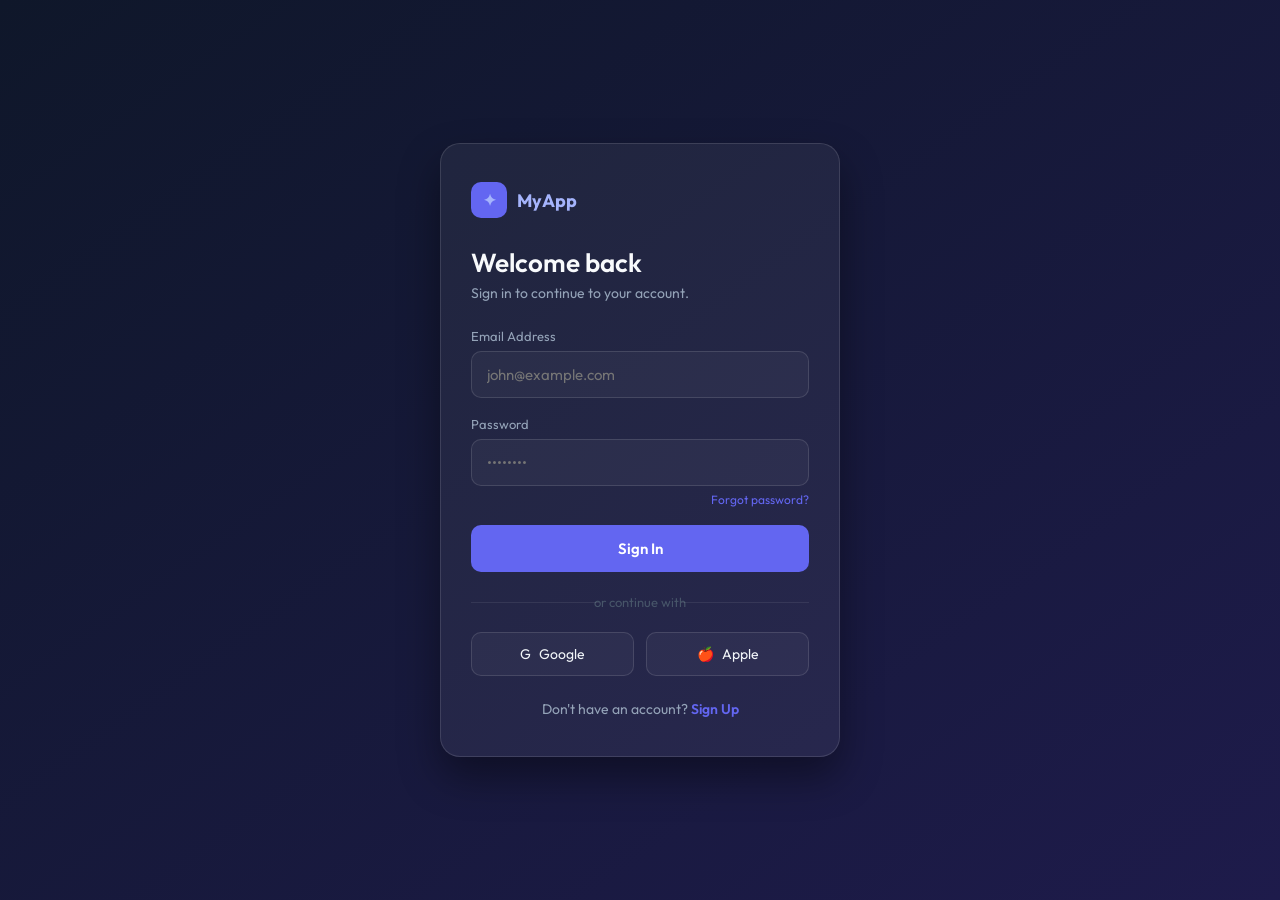
<file: Task1_SignupFlow/index.html>
<!DOCTYPE html>
<html lang="en">

<head>
    <meta charset="UTF-8">
    <meta name="viewport" content="width=device-width, initial-scale=1.0">
    <title>Sign In | CodSoft Task 1</title>
    <link rel="stylesheet" href="style.css">
    <link href="https://fonts.googleapis.com/css2?family=Outfit:wght@300;400;600&display=swap" rel="stylesheet">
</head>

<body>
    <div class="container">
        <div class="card">

            <!-- Logo / Brand -->
            <div class="brand">
                <div class="brand-icon">✦</div>
                <span>MyApp</span>
            </div>

            <header>
                <h1>Welcome back</h1>
                <p>Sign in to continue to your account.</p>
            </header>

            <form id="login-form">
                <div class="input-group">
                    <label for="email">Email Address</label>
                    <input type="email" id="email" placeholder="john@example.com">
                </div>
                <div class="input-group">
                    <label for="password">Password</label>
                    <input type="password" id="password" placeholder="••••••••">
                    <a href="#" class="forgot-link">Forgot password?</a>
                </div>

                <button type="submit" class="btn-primary">Sign In</button>
            </form>

            <div class="divider">
                <span>or continue with</span>
            </div>

            <!-- Social login buttons -->
            <div class="social-row">
                <button class="social-btn">
                    <span>G</span> Google
                </button>
                <button class="social-btn">
                    <span>🍎</span> Apple
                </button>
            </div>

            <p class="bottom-link">
                Don't have an account? <a href="signup.html">Sign Up</a>
            </p>

        </div>
    </div>

    <script>
        // Handle sign in form submission
        var form = document.getElementById('login-form');

        form.addEventListener('submit', function (e) {
            e.preventDefault();

            var email = document.getElementById('email').value;
            var password = document.getElementById('password').value;

            // Basic validation
            if (email === '' || password === '') {
                alert('Please fill in all fields.');
                return;
            }

            // Simulate login success — redirect to welcome page
            var btn = form.querySelector('.btn-primary');
            btn.innerText = 'Signing in...';
            btn.disabled = true;

            setTimeout(function () {
                window.location.href = 'welcome.html';
            }, 1500);
        });
    </script>
</body>

</html>
</file>
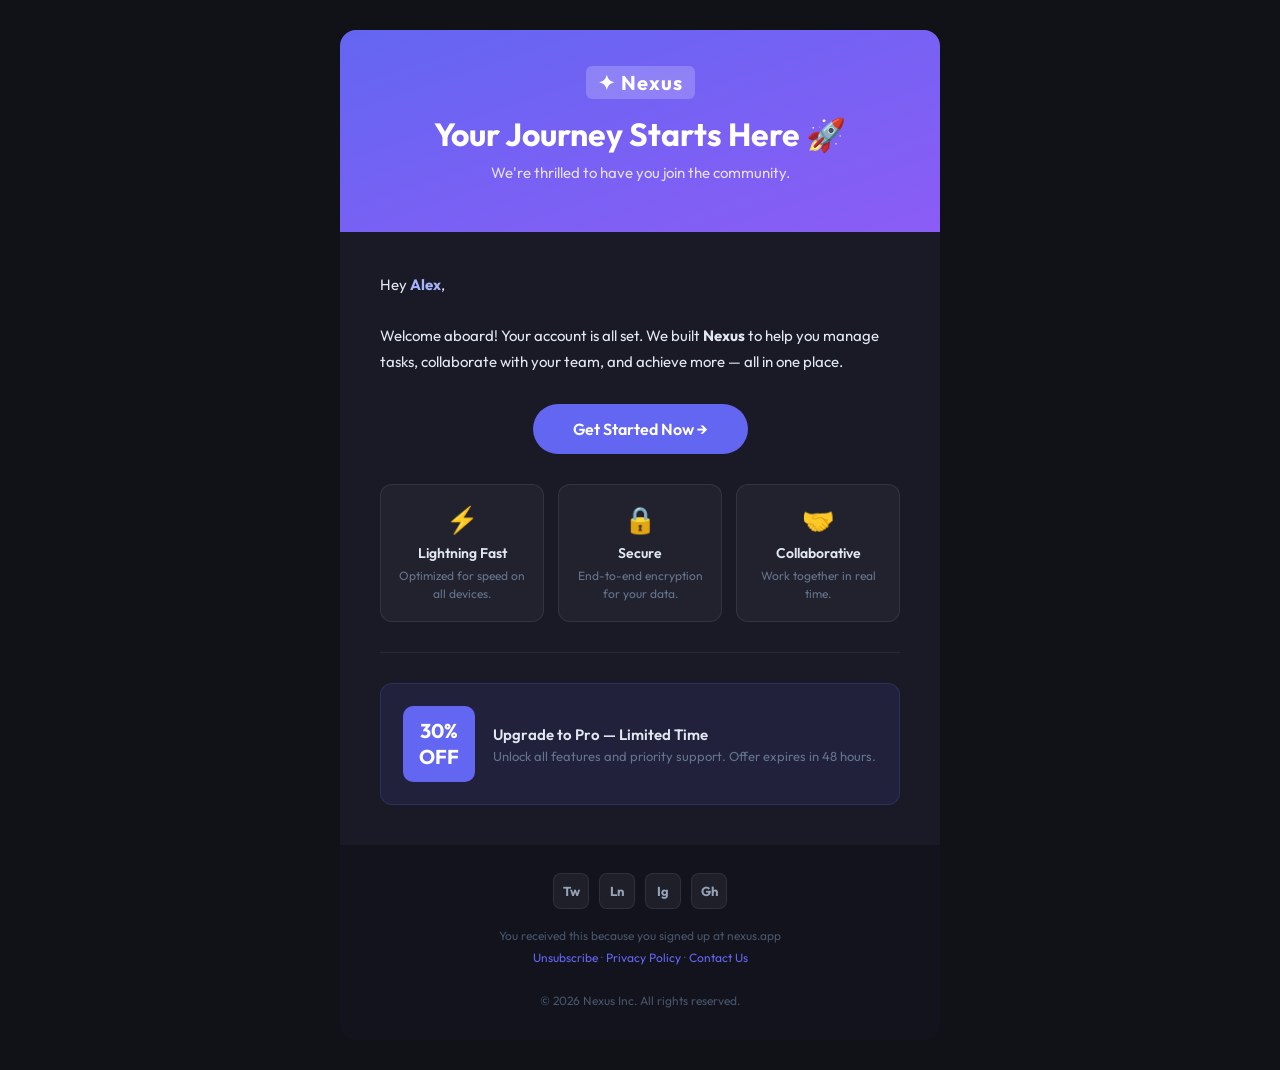
<file: Task2_EmailTemplate/index.html>
<!DOCTYPE html>
<html lang="en">

<head>
    <meta charset="UTF-8">
    <meta name="viewport" content="width=device-width, initial-scale=1.0">
    <title>Email Template | CodSoft Task 2</title>
    <link href="https://fonts.googleapis.com/css2?family=Outfit:wght@300;400;600;700&display=swap" rel="stylesheet">
    <style>
        /* Reset and base styles */
        * {
            margin: 0;
            padding: 0;
            box-sizing: border-box;
        }

        body {
            background-color: #111118;
            font-family: 'Outfit', Arial, sans-serif;
            padding: 30px 15px;
        }

        .email-wrapper {
            max-width: 600px;
            margin: 0 auto;
        }

        /* ---- Top header section ---- */
        .email-header {
            background: #6366f1;
            background-image: linear-gradient(to bottom right, #6366f1, #8b5cf6);
            border-radius: 16px 16px 0 0;
            padding: 40px 40px 50px;
            text-align: center;
        }

        .logo-text {
            font-size: 20px;
            font-weight: 700;
            color: white;
            letter-spacing: 1px;
            margin-bottom: 20px;
        }

        .logo-text span {
            background: rgba(255, 255, 255, 0.2);
            border-radius: 6px;
            padding: 4px 12px;
        }

        .email-header h2 {
            font-size: 32px;
            font-weight: 700;
            color: white;
            margin-bottom: 10px;
            line-height: 1.2;
        }

        .email-header p {
            color: rgba(255, 255, 255, 0.8);
            font-size: 15px;
        }

        /* ---- Main content area ---- */
        .email-body {
            background: #1a1a27;
            padding: 40px;
        }

        .greeting-text {
            font-size: 15px;
            color: #e2e8f0;
            line-height: 1.7;
            margin-bottom: 28px;
        }

        /* Big call-to-action button */
        .cta-area {
            text-align: center;
            margin: 30px 0;
        }

        .cta-button {
            display: inline-block;
            background: #6366f1;
            color: white;
            text-decoration: none;
            padding: 15px 40px;
            border-radius: 50px;
            font-size: 16px;
            font-weight: 600;
        }

        /* Three feature boxes */
        .feature-row {
            display: flex;
            gap: 14px;
            margin: 30px 0;
        }

        .feature-box {
            flex: 1;
            background: rgba(255, 255, 255, 0.04);
            border: 1px solid rgba(255, 255, 255, 0.08);
            border-radius: 12px;
            padding: 18px 14px;
            text-align: center;
        }

        .feature-icon {
            font-size: 26px;
            margin-bottom: 8px;
        }

        .feature-box h4 {
            font-size: 14px;
            font-weight: 600;
            color: #e2e8f0;
            margin-bottom: 5px;
        }

        .feature-box p {
            font-size: 12px;
            color: #64748b;
            line-height: 1.5;
        }

        /* Divider line */
        .divider {
            border: none;
            height: 1px;
            background: rgba(255, 255, 255, 0.07);
            margin: 30px 0;
        }

        /* Promo / discount section */
        .promo-section {
            background: rgba(99, 102, 241, 0.1);
            border: 1px solid rgba(99, 102, 241, 0.2);
            border-radius: 12px;
            padding: 22px;
            display: flex;
            align-items: center;
            gap: 18px;
        }

        .promo-badge {
            background: #6366f1;
            color: white;
            font-size: 20px;
            font-weight: 700;
            border-radius: 10px;
            padding: 12px 16px;
            white-space: nowrap;
            line-height: 1.3;
            text-align: center;
        }

        .promo-info h4 {
            font-size: 15px;
            font-weight: 600;
            color: #e2e8f0;
            margin-bottom: 4px;
        }

        .promo-info p {
            font-size: 13px;
            color: #64748b;
        }

        /* ---- Footer ---- */
        .email-footer {
            background: #13131e;
            border-radius: 0 0 16px 16px;
            padding: 28px 40px;
            text-align: center;
        }

        .social-row {
            display: flex;
            justify-content: center;
            gap: 10px;
            margin-bottom: 16px;
        }

        .social-icon {
            width: 36px;
            height: 36px;
            border-radius: 8px;
            background: rgba(255, 255, 255, 0.05);
            border: 1px solid rgba(255, 255, 255, 0.08);
            display: flex;
            align-items: center;
            justify-content: center;
            color: #94a3b8;
            text-decoration: none;
            font-size: 13px;
            font-weight: 700;
        }

        .footer-note {
            font-size: 12px;
            color: #475569;
            line-height: 1.8;
        }

        .footer-note a {
            color: #6366f1;
            text-decoration: none;
        }

        /* Stack vertically on small screens */
        @media (max-width: 480px) {

            .email-header,
            .email-body {
                padding: 25px 20px;
            }

            .email-footer {
                padding: 22px 20px;
            }

            .feature-row {
                flex-direction: column;
            }

            .promo-section {
                flex-direction: column;
                text-align: center;
            }
        }
    </style>
</head>

<body>
    <div class="email-wrapper">

        <!-- Header -->
        <div class="email-header">
            <div class="logo-text"><span>✦ Nexus</span></div>
            <h2>Your Journey Starts Here 🚀</h2>
            <p>We're thrilled to have you join the community.</p>
        </div>

        <!-- Body -->
        <div class="email-body">
            <p class="greeting-text">
                Hey <strong style="color: #a5b4fc;">Alex</strong>,<br><br>
                Welcome aboard! Your account is all set. We built <strong style="color: #e2e8f0;">Nexus</strong> to help
                you manage tasks, collaborate with your team, and achieve more — all in one place.
            </p>

            <!-- CTA Button -->
            <div class="cta-area">
                <a href="#" class="cta-button">Get Started Now →</a>
            </div>

            <!-- Three Feature Highlights -->
            <div class="feature-row">
                <div class="feature-box">
                    <div class="feature-icon">⚡</div>
                    <h4>Lightning Fast</h4>
                    <p>Optimized for speed on all devices.</p>
                </div>
                <div class="feature-box">
                    <div class="feature-icon">🔒</div>
                    <h4>Secure</h4>
                    <p>End-to-end encryption for your data.</p>
                </div>
                <div class="feature-box">
                    <div class="feature-icon">🤝</div>
                    <h4>Collaborative</h4>
                    <p>Work together in real time.</p>
                </div>
            </div>

            <hr class="divider">

            <!-- Promo Banner -->
            <div class="promo-section">
                <div class="promo-badge">30%<br>OFF</div>
                <div class="promo-info">
                    <h4>Upgrade to Pro — Limited Time</h4>
                    <p>Unlock all features and priority support. Offer expires in 48 hours.</p>
                </div>
            </div>
        </div>

        <!-- Footer -->
        <div class="email-footer">
            <div class="social-row">
                <a href="#" class="social-icon">Tw</a>
                <a href="#" class="social-icon">Ln</a>
                <a href="#" class="social-icon">Ig</a>
                <a href="#" class="social-icon">Gh</a>
            </div>
            <p class="footer-note">
                You received this because you signed up at nexus.app<br>
                <a href="#">Unsubscribe</a> · <a href="#">Privacy Policy</a> · <a href="#">Contact Us</a><br><br>
                © 2026 Nexus Inc. All rights reserved.
            </p>
        </div>

    </div>
</body>

</html>
</file>
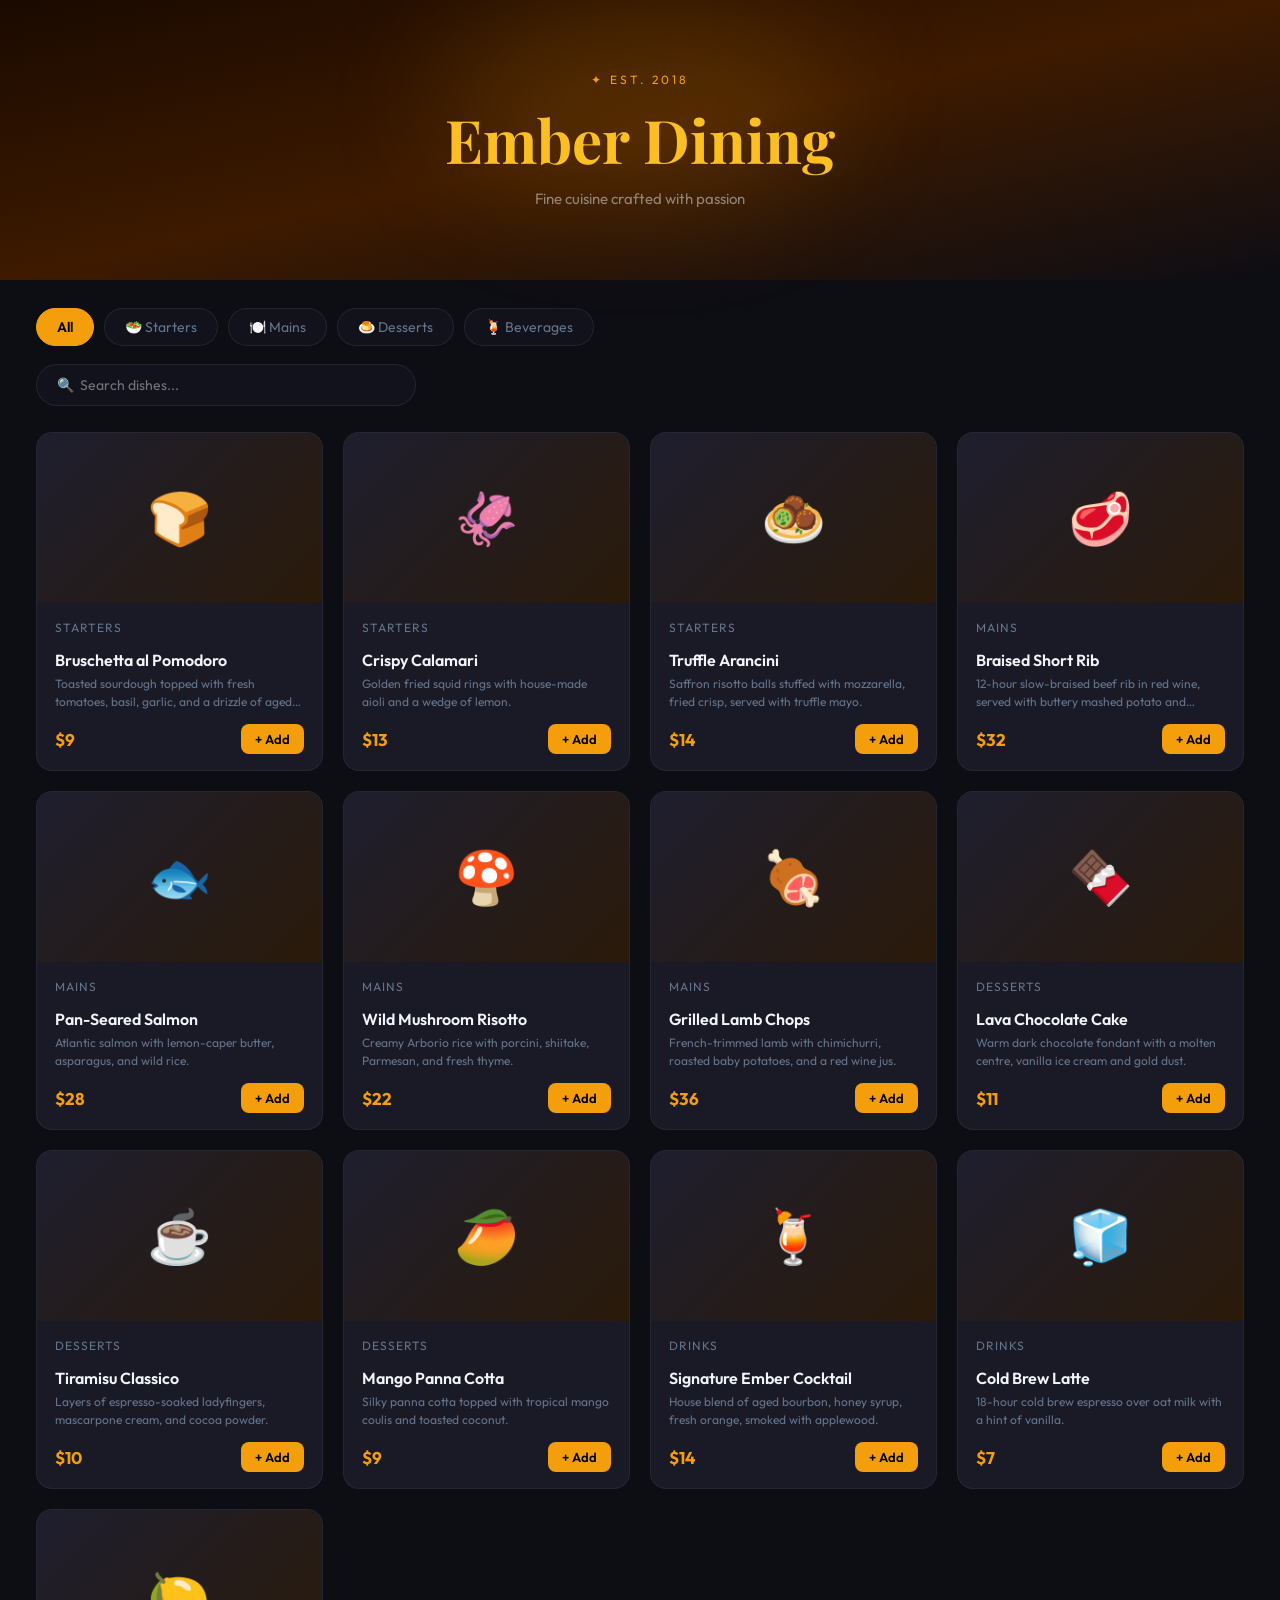
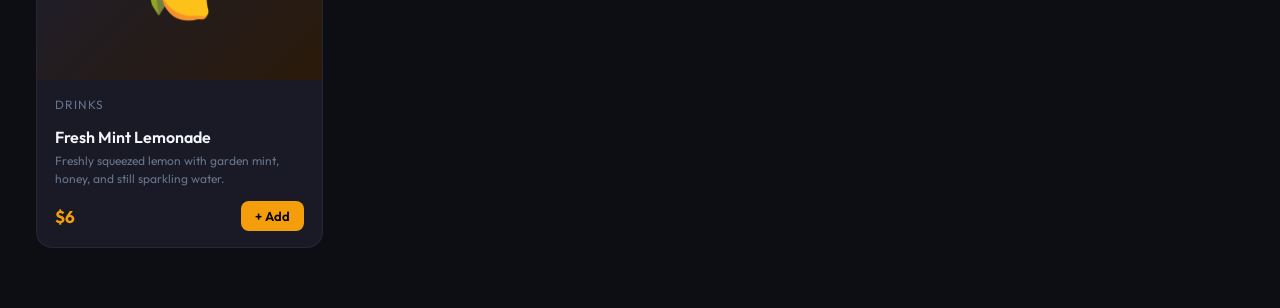
<file: Task3_RestaurantMenu/index.html>
<!DOCTYPE html>
<html lang="en">

<head>
    <meta charset="UTF-8">
    <meta name="viewport" content="width=device-width, initial-scale=1.0">
    <title>Ember Dining | Restaurant Menu</title>
    <link
        href="https://fonts.googleapis.com/css2?family=Outfit:wght@300;400;600;700&family=Playfair+Display:wght@700&display=swap"
        rel="stylesheet">
    <link rel="stylesheet" href="style.css">
</head>

<body>
    <!-- HERO HEADER -->
    <header class="hero">
        <div class="hero-overlay">
            <div class="hero-content">
                <p class="hero-tagline">✦ Est. 2018</p>
                <h1>Ember Dining</h1>
                <p class="hero-sub">Fine cuisine crafted with passion</p>
            </div>
        </div>
    </header>

    <!-- MAIN CONTENT -->
    <main>
        <!-- CATEGORY TABS -->
        <nav class="category-nav">
            <button class="cat-btn active" data-cat="all">All</button>
            <button class="cat-btn" data-cat="starters">🥗 Starters</button>
            <button class="cat-btn" data-cat="mains">🍽️ Mains</button>
            <button class="cat-btn" data-cat="desserts">🍮 Desserts</button>
            <button class="cat-btn" data-cat="drinks">🍹 Beverages</button>
        </nav>

        <!-- SEARCH BAR -->
        <div class="search-wrap">
            <input type="text" id="search" placeholder="🔍  Search dishes..." oninput="filterMenu()">
        </div>

        <!-- MENU GRID -->
        <section class="menu-grid" id="menu-grid">
            <!-- items injected by JS -->
        </section>
    </main>

    <!-- ITEM MODAL -->
    <div class="modal-overlay" id="modal-overlay" onclick="closeModal()">
        <div class="modal" onclick="event.stopPropagation()">
            <button class="modal-close" onclick="closeModal()">✕</button>
            <div id="modal-img"></div>
            <div class="modal-body">
                <h3 id="modal-name"></h3>
                <p id="modal-desc"></p>
                <div class="modal-footer">
                    <span id="modal-price"></span>
                    <button class="add-btn">Add to Order</button>
                </div>
            </div>
        </div>
    </div>

    <script src="script.js"></script>
</body>

</html>
</file>
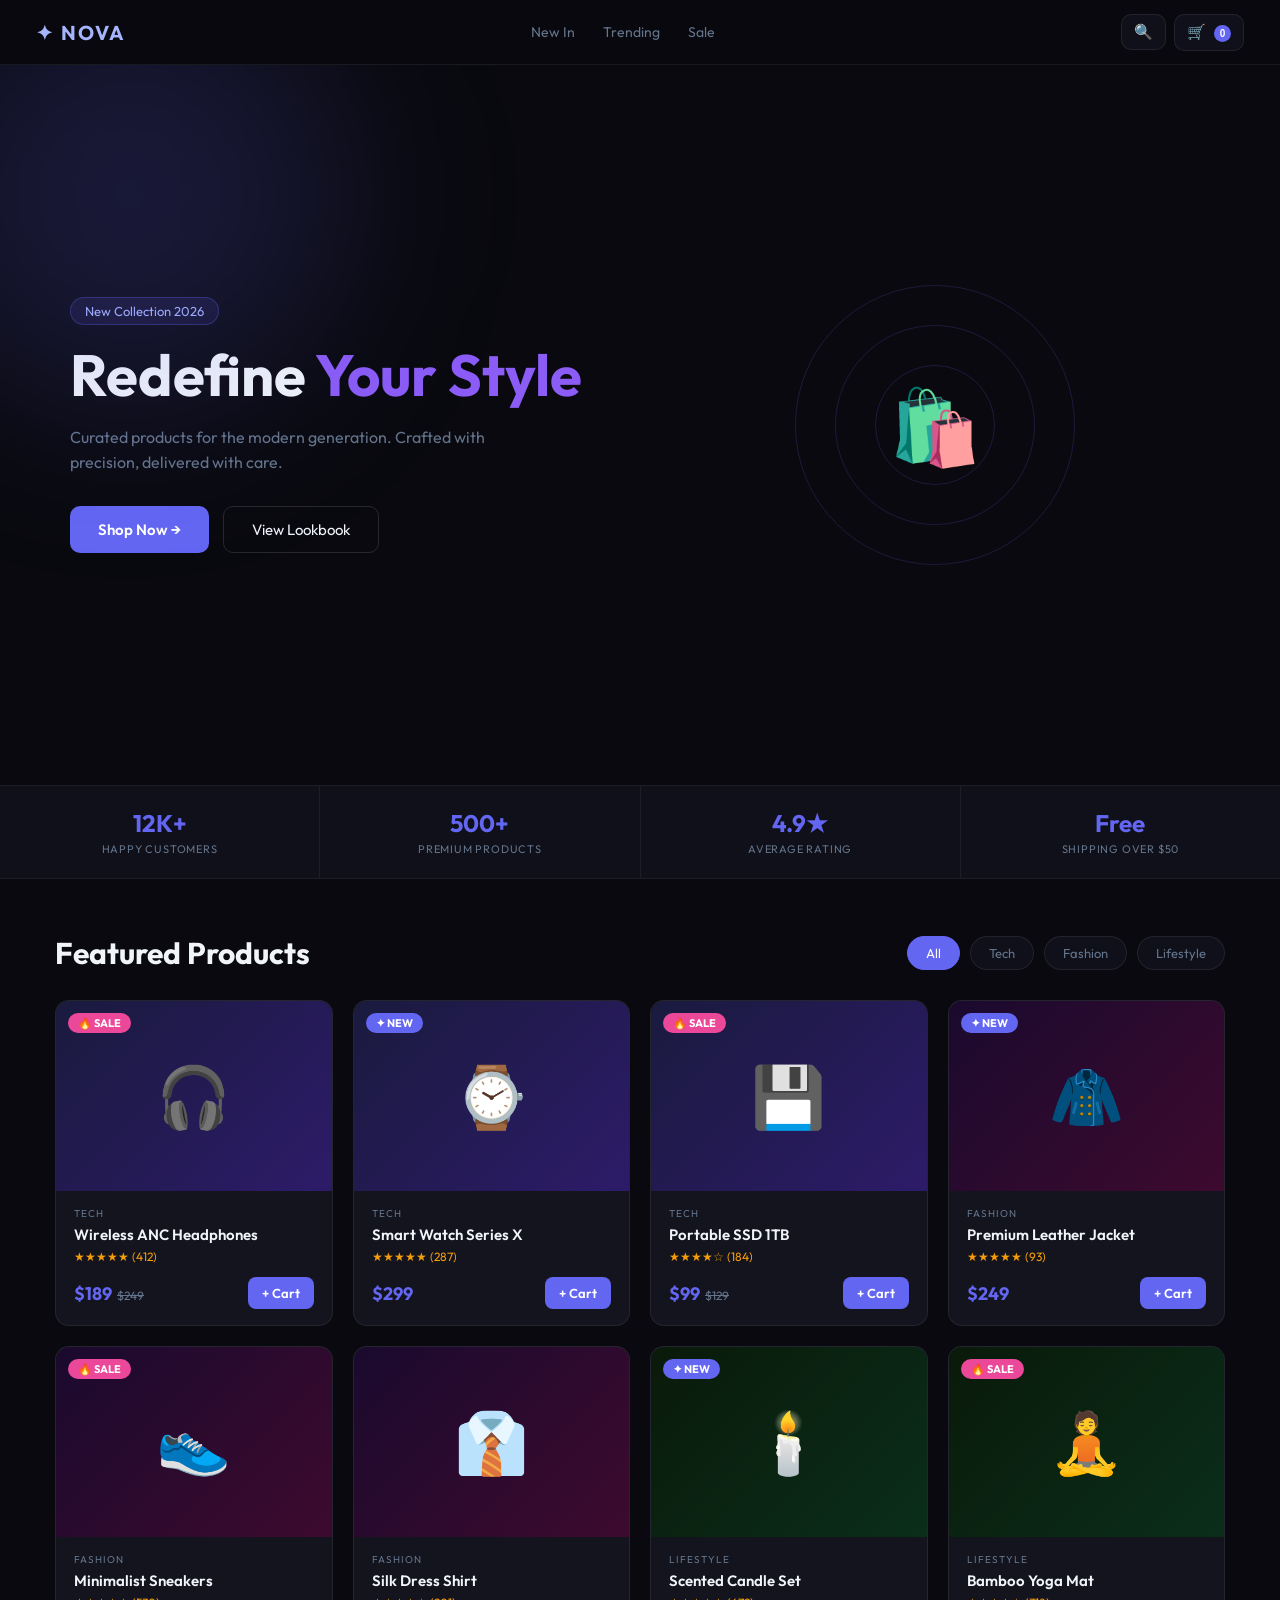
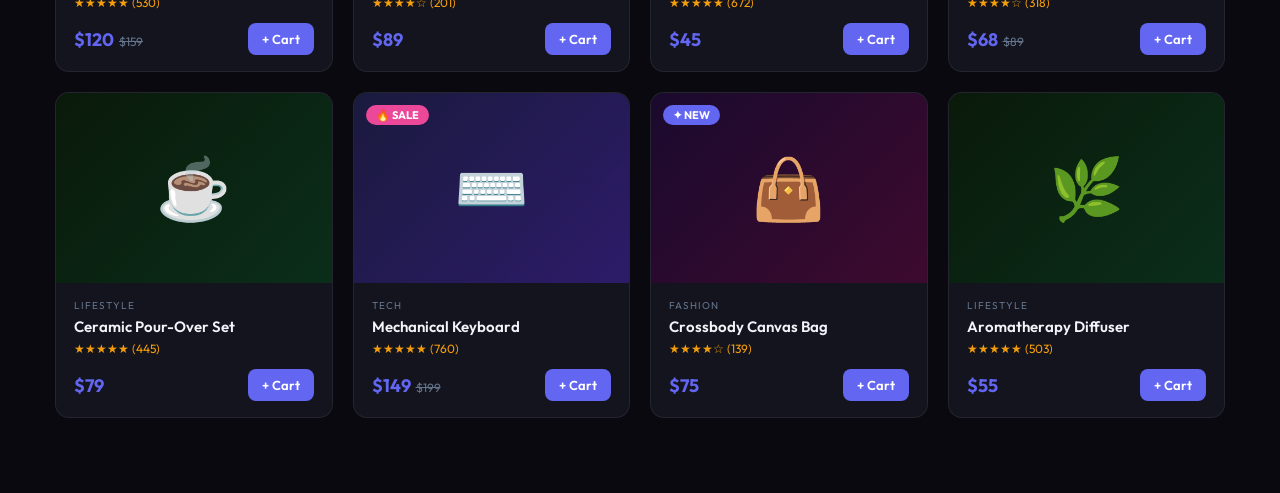
<file: Task4_EcommerceWebsite/index.html>
<!DOCTYPE html>
<html lang="en">

<head>
    <meta charset="UTF-8">
    <meta name="viewport" content="width=device-width, initial-scale=1.0">
    <title>Nova Store | CodSoft Task 4</title>
    <meta name="description" content="Shop the latest in premium fashion, electronics and lifestyle at Nova Store.">
    <link href="https://fonts.googleapis.com/css2?family=Outfit:wght@300;400;600;700&display=swap" rel="stylesheet">
    <link rel="stylesheet" href="style.css">
</head>

<body>

    <!-- ── NAVBAR ─────────────────────── -->
    <nav class="navbar">
        <div class="nav-brand">✦ NOVA</div>
        <div class="nav-links">
            <a href="#" class="nav-link">New In</a>
            <a href="#" class="nav-link">Trending</a>
            <a href="#" class="nav-link">Sale</a>
        </div>
        <div class="nav-actions">
            <button class="icon-btn" onclick="toggleSearch()">🔍</button>
            <button class="icon-btn" id="cart-btn" onclick="toggleCart()">
                🛒 <span class="cart-badge" id="cart-count">0</span>
            </button>
        </div>
    </nav>

    <!-- ── SEARCH OVERLAY ─────────────── -->
    <div class="search-overlay" id="search-overlay">
        <input type="text" id="search-input" placeholder="Search products..." oninput="searchProducts()" autofocus>
        <button onclick="toggleSearch()">✕</button>
    </div>

    <!-- ── HERO ───────────────────────── -->
    <section class="hero">
        <div class="hero-content">
            <p class="hero-badge">New Collection 2026</p>
            <h1>Redefine <span>Your Style</span></h1>
            <p class="hero-sub">Curated products for the modern generation. Crafted with precision, delivered with care.
            </p>
            <div class="hero-ctas">
                <button class="btn-primary" onclick="scrollToProducts()">Shop Now →</button>
                <button class="btn-ghost">View Lookbook</button>
            </div>
        </div>
        <div class="hero-graphic">
            <div class="ring ring-lg"></div>
            <div class="ring ring-md"></div>
            <div class="ring ring-sm"></div>
            <span class="hero-emoji">🛍️</span>
        </div>
    </section>

    <!-- ── STATS STRIP ─────────────────── -->
    <div class="stats-strip">
        <div class="stat"><span>12K+</span>
            <p>Happy Customers</p>
        </div>
        <div class="stat"><span>500+</span>
            <p>Premium Products</p>
        </div>
        <div class="stat"><span>4.9★</span>
            <p>Average Rating</p>
        </div>
        <div class="stat"><span>Free</span>
            <p>Shipping Over $50</p>
        </div>
    </div>

    <!-- ── PRODUCTS ────────────────────── -->
    <section class="products-section" id="products-section">
        <div class="section-header">
            <h2>Featured Products</h2>
            <div class="category-filters">
                <button class="filter-btn active" data-cat="all" onclick="filterCat(this,'all')">All</button>
                <button class="filter-btn" data-cat="tech" onclick="filterCat(this,'tech')">Tech</button>
                <button class="filter-btn" data-cat="fashion" onclick="filterCat(this,'fashion')">Fashion</button>
                <button class="filter-btn" data-cat="lifestyle" onclick="filterCat(this,'lifestyle')">Lifestyle</button>
            </div>
        </div>
        <div class="product-grid" id="product-grid"></div>
    </section>

    <!-- ── CART DRAWER ─────────────────── -->
    <div class="cart-backdrop" id="cart-backdrop" onclick="toggleCart()"></div>
    <div class="cart-drawer" id="cart-drawer">
        <div class="cart-header">
            <h3>Your Cart</h3>
            <button onclick="toggleCart()">✕</button>
        </div>
        <div id="cart-items" class="cart-items"></div>
        <div class="cart-footer" id="cart-footer">
            <div class="cart-total">Total: <span id="cart-total">$0</span></div>
            <button class="btn-primary" style="width:100%">Checkout</button>
        </div>
    </div>

    <script src="script.js"></script>
</body>

</html>
</file>
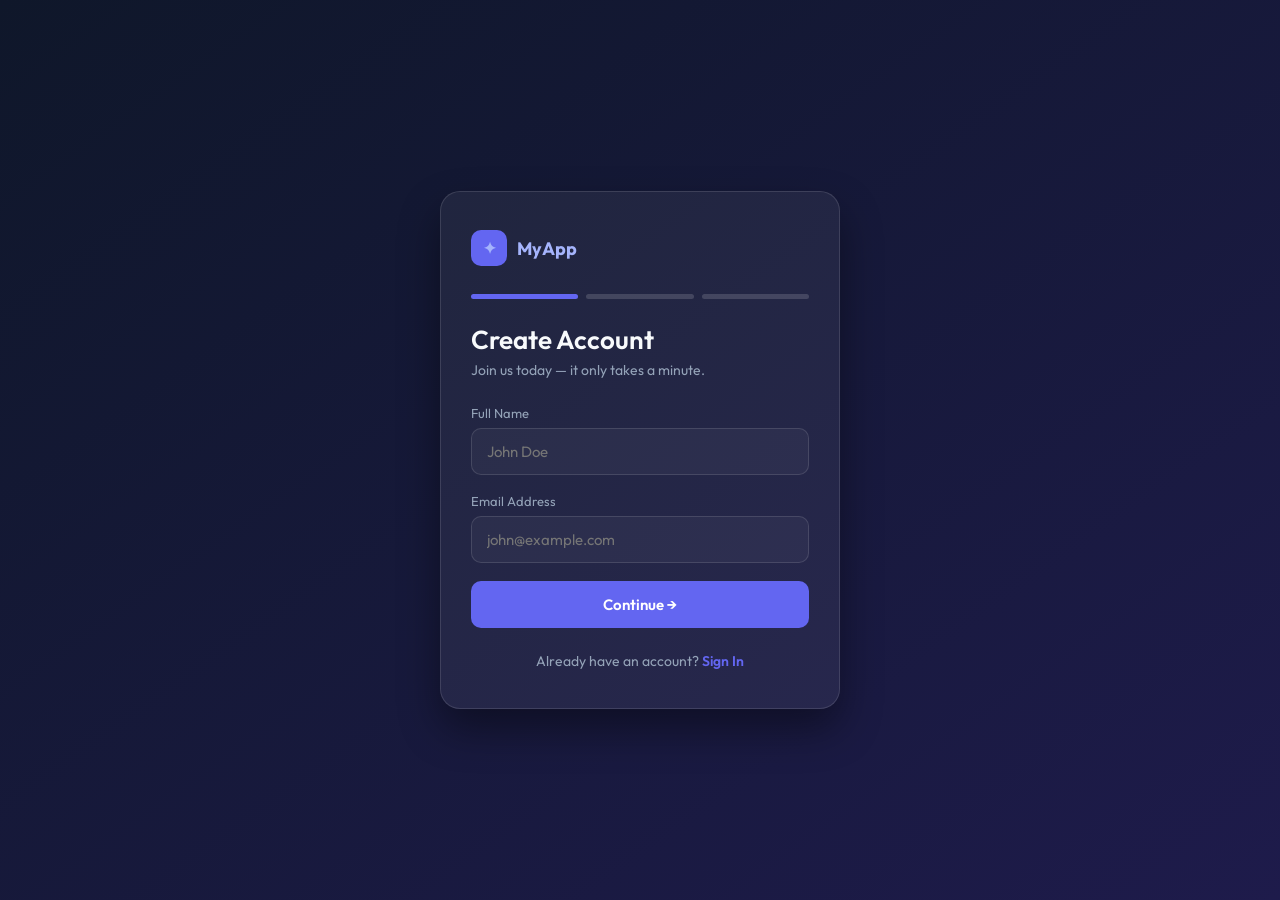
<file: Task1_SignupFlow/signup.html>
<!DOCTYPE html>
<html lang="en">

<head>
    <meta charset="UTF-8">
    <meta name="viewport" content="width=device-width, initial-scale=1.0">
    <title>Sign Up | CodSoft Task 1</title>
    <link rel="stylesheet" href="style.css">
    <link href="https://fonts.googleapis.com/css2?family=Outfit:wght@300;400;600&display=swap" rel="stylesheet">
</head>

<body>
    <div class="container">
        <div class="card">

            <!-- Logo / Brand -->
            <div class="brand">
                <div class="brand-icon">✦</div>
                <span>MyApp</span>
            </div>

            <!-- Progress bar shows which step the user is on -->
            <div class="progress-bar">
                <div class="step-dot active"></div>
                <div class="step-dot"></div>
                <div class="step-dot"></div>
            </div>

            <header>
                <h1 id="form-title">Create Account</h1>
                <p id="form-subtitle">Join us today — it only takes a minute.</p>
            </header>

            <form id="signup-form">

                <!-- Step 1: Name + Email -->
                <div class="form-step active" id="step1">
                    <div class="input-group">
                        <label for="fullname">Full Name</label>
                        <input type="text" id="fullname" placeholder="John Doe">
                    </div>
                    <div class="input-group">
                        <label for="email">Email Address</label>
                        <input type="email" id="email" placeholder="john@example.com">
                    </div>
                    <button type="button" class="btn-primary" onclick="nextStep(2)">Continue →</button>
                </div>

                <!-- Step 2: Password -->
                <div class="form-step" id="step2">
                    <div class="input-group">
                        <label for="password">Password</label>
                        <input type="password" id="password" placeholder="Create a password">
                    </div>
                    <div class="input-group">
                        <label for="confirm-password">Confirm Password</label>
                        <input type="password" id="confirm-password" placeholder="Repeat your password">
                    </div>
                    <div class="btn-group">
                        <button type="button" class="btn-back" onclick="nextStep(1)">← Back</button>
                        <button type="button" class="btn-primary" onclick="nextStep(3)">Continue →</button>
                    </div>
                </div>

                <!-- Step 3: Interests -->
                <div class="form-step" id="step3">
                    <div class="input-group">
                        <label>Pick Your Interests</label>
                        <p class="hint-text">Select topics you'd like to follow.</p>
                        <div class="chips">
                            <span class="chip" onclick="toggleChip(this)">Design</span>
                            <span class="chip" onclick="toggleChip(this)">Development</span>
                            <span class="chip" onclick="toggleChip(this)">Marketing</span>
                            <span class="chip" onclick="toggleChip(this)">Business</span>
                            <span class="chip" onclick="toggleChip(this)">Photography</span>
                            <span class="chip" onclick="toggleChip(this)">Music</span>
                        </div>
                    </div>
                    <div class="btn-group">
                        <button type="button" class="btn-back" onclick="nextStep(2)">← Back</button>
                        <button type="submit" class="btn-primary">Finish</button>
                    </div>
                </div>

            </form>

            <p class="bottom-link">
                Already have an account? <a href="index.html">Sign In</a>
            </p>

        </div>
    </div>

    <script src="script.js"></script>
</body>

</html>
</file>
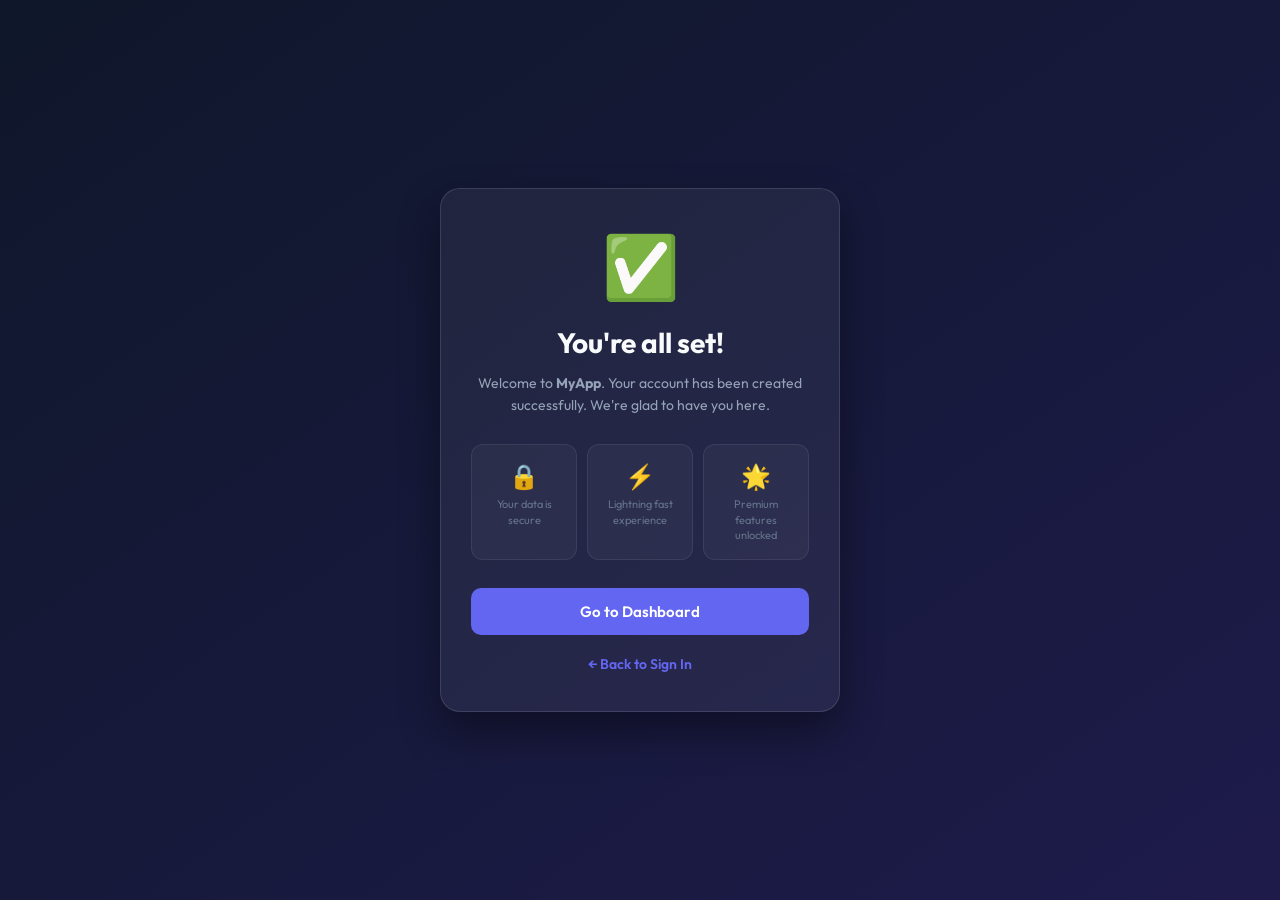
<file: Task1_SignupFlow/welcome.html>
<!DOCTYPE html>
<html lang="en">

<head>
    <meta charset="UTF-8">
    <meta name="viewport" content="width=device-width, initial-scale=1.0">
    <title>Welcome | CodSoft Task 1</title>
    <link rel="stylesheet" href="style.css">
    <link href="https://fonts.googleapis.com/css2?family=Outfit:wght@300;400;600&display=swap" rel="stylesheet">
</head>

<body>
    <div class="container">
        <div class="card welcome-card">

            <!-- Animated checkmark -->
            <div class="welcome-icon">✅</div>

            <h1 class="welcome-title">You're all set!</h1>
            <p class="welcome-sub">Welcome to <strong>MyApp</strong>. Your account has been created successfully. We're
                glad to have you here.</p>

            <!-- Little summary boxes -->
            <div class="welcome-features">
                <div class="feature-item">
                    <span>🔒</span>
                    <p>Your data is secure</p>
                </div>
                <div class="feature-item">
                    <span>⚡</span>
                    <p>Lightning fast experience</p>
                </div>
                <div class="feature-item">
                    <span>🌟</span>
                    <p>Premium features unlocked</p>
                </div>
            </div>

            <a href="#" class="btn-primary go-btn">Go to Dashboard</a>

            <p class="bottom-link" style="margin-top: 20px;">
                <a href="index.html">← Back to Sign In</a>
            </p>

        </div>
    </div>
</body>

</html>
</file>
<file: Task1_SignupFlow/style.css>
/* 
   Task 1 - Signup Flow
   Pages: Sign In (index.html) → Sign Up (signup.html) → Welcome (welcome.html)
   Dark blue/indigo theme
*/

* {
    margin: 0;
    padding: 0;
    box-sizing: border-box;
    font-family: 'Outfit', sans-serif;
}

body {
    background: #0f172a;
    background-image: linear-gradient(to bottom right, #0f172a, #1e1b4b);
    color: #f8fafc;
    min-height: 100vh;
    display: flex;
    align-items: center;
    justify-content: center;
    padding: 20px;
}

.container {
    width: 100%;
    max-width: 400px;
}

/* ==================
   THE CARD
   ================== */
.card {
    background: rgba(255, 255, 255, 0.06);
    border: 1px solid rgba(255, 255, 255, 0.12);
    border-radius: 20px;
    padding: 38px 30px;
    box-shadow: 0 20px 40px rgba(0, 0, 0, 0.4);
}

/* ==================
   BRAND / LOGO
   ================== */
.brand {
    display: flex;
    align-items: center;
    gap: 10px;
    margin-bottom: 28px;
    font-size: 18px;
    font-weight: 700;
    color: #a5b4fc;
}

.brand-icon {
    width: 36px;
    height: 36px;
    border-radius: 10px;
    background: #6366f1;
    display: flex;
    align-items: center;
    justify-content: center;
    font-size: 16px;
}

/* ==================
   HEADING AREA
   ================== */
header {
    margin-bottom: 26px;
}

header h1 {
    font-size: 26px;
    font-weight: 600;
    margin-bottom: 5px;
}

header p {
    color: #94a3b8;
    font-size: 14px;
}

/* ==================
   PROGRESS BAR
   ================== */
.progress-bar {
    display: flex;
    gap: 8px;
    margin-bottom: 24px;
}

.step-dot {
    flex: 1;
    height: 5px;
    background: rgba(255, 255, 255, 0.15);
    border-radius: 5px;
    transition: background 0.3s;
}

.step-dot.active {
    background: #6366f1;
}

/* ==================
   FORM STEPS
   ================== */
.form-step {
    display: none;
}

.form-step.active {
    display: block;
}

/* ==================
   INPUT FIELDS
   ================== */
.input-group {
    margin-bottom: 18px;
    position: relative;
}

.input-group label {
    display: block;
    font-size: 13px;
    color: #94a3b8;
    margin-bottom: 7px;
}

.input-group input {
    width: 100%;
    background: rgba(255, 255, 255, 0.04);
    border: 1px solid rgba(255, 255, 255, 0.12);
    border-radius: 10px;
    padding: 13px 15px;
    color: white;
    font-size: 15px;
    font-family: 'Outfit', sans-serif;
    transition: border-color 0.2s;
}

.input-group input:focus {
    outline: none;
    border-color: #6366f1;
}

.hint-text {
    font-size: 12px;
    color: #64748b;
    margin-bottom: 10px;
}

/* Forgot password link sits below the input */
.forgot-link {
    display: block;
    text-align: right;
    font-size: 12px;
    color: #6366f1;
    text-decoration: none;
    margin-top: 6px;
}

.forgot-link:hover {
    text-decoration: underline;
}

/* ==================
   BUTTONS
   ================== */
.btn-primary {
    width: 100%;
    background: #6366f1;
    color: white;
    border: none;
    padding: 14px;
    border-radius: 10px;
    font-size: 15px;
    font-weight: 600;
    cursor: pointer;
    margin-top: 6px;
    font-family: 'Outfit', sans-serif;
    transition: background 0.2s;
    display: block;
    text-align: center;
    text-decoration: none;
}

.btn-primary:hover {
    background: #4f46e5;
}

.btn-group {
    display: flex;
    gap: 10px;
}

/* In a button group the primary should fill remaining space */
.btn-group .btn-primary {
    flex: 1;
}

.btn-back {
    flex: 0.45;
    background: transparent;
    border: 1px solid rgba(255, 255, 255, 0.15);
    color: #94a3b8;
    padding: 14px;
    border-radius: 10px;
    font-size: 15px;
    cursor: pointer;
    font-family: 'Outfit', sans-serif;
    transition: all 0.2s;
}

.btn-back:hover {
    color: white;
    border-color: rgba(255, 255, 255, 0.4);
}

/* ==================
   DIVIDER ("or")
   ================== */
.divider {
    text-align: center;
    margin: 22px 0;
    position: relative;
    color: #475569;
    font-size: 13px;
}

.divider::before,
.divider::after {
    content: '';
    position: absolute;
    top: 50%;
    width: 38%;
    height: 1px;
    background: rgba(255, 255, 255, 0.08);
}

.divider::before {
    left: 0;
}

.divider::after {
    right: 0;
}

/* ==================
   SOCIAL LOGIN ROW
   ================== */
.social-row {
    display: flex;
    gap: 12px;
}

.social-btn {
    flex: 1;
    display: flex;
    align-items: center;
    justify-content: center;
    gap: 8px;
    background: rgba(255, 255, 255, 0.04);
    border: 1px solid rgba(255, 255, 255, 0.12);
    border-radius: 10px;
    padding: 12px;
    color: #f1f5f9;
    font-size: 14px;
    font-family: 'Outfit', sans-serif;
    cursor: pointer;
    transition: background 0.2s;
}

.social-btn:hover {
    background: rgba(255, 255, 255, 0.08);
}

/* ==================
   BOTTOM LINK ("Already have an account?")
   ================== */
.bottom-link {
    margin-top: 24px;
    text-align: center;
    font-size: 14px;
    color: #94a3b8;
}

.bottom-link a {
    color: #6366f1;
    text-decoration: none;
    font-weight: 600;
}

.bottom-link a:hover {
    text-decoration: underline;
}

/* ==================
   INTEREST CHIPS
   ================== */
.chips {
    display: flex;
    flex-wrap: wrap;
    gap: 10px;
    margin-top: 8px;
}

.chip {
    padding: 8px 16px;
    background: rgba(255, 255, 255, 0.04);
    border: 1px solid rgba(255, 255, 255, 0.12);
    border-radius: 20px;
    font-size: 13px;
    cursor: pointer;
    user-select: none;
    font-family: 'Outfit', sans-serif;
    transition: background 0.2s;
}

.chip.selected {
    background: #6366f1;
    border-color: #6366f1;
    color: white;
}

/* ==================
   WELCOME PAGE
   ================== */
.welcome-card {
    text-align: center;
}

.welcome-icon {
    font-size: 62px;
    margin-bottom: 20px;
}

.welcome-title {
    font-size: 28px;
    font-weight: 700;
    margin-bottom: 12px;
}

.welcome-sub {
    font-size: 14px;
    color: #94a3b8;
    line-height: 1.6;
    margin-bottom: 28px;
}

.welcome-features {
    display: flex;
    gap: 10px;
    margin-bottom: 28px;
}

.feature-item {
    flex: 1;
    background: rgba(255, 255, 255, 0.04);
    border: 1px solid rgba(255, 255, 255, 0.08);
    border-radius: 12px;
    padding: 16px 10px;
}

.feature-item span {
    display: block;
    font-size: 24px;
    margin-bottom: 6px;
}

.feature-item p {
    font-size: 11px;
    color: #64748b;
    line-height: 1.4;
}

.go-btn {
    margin-top: 0;
}
</file>
<file: Task3_RestaurantMenu/style.css>
/* 
   Task 3 - Restaurant Menu
   Dark theme with gold/amber accents
*/

* {
    margin: 0;
    padding: 0;
    box-sizing: border-box;
}

body {
    background-color: #0d0d14;
    color: #f1f5f9;
    font-family: 'Outfit', sans-serif;
    min-height: 100vh;
}

/* ---- Hero / Header ---- */
.hero {
    height: 280px;
    background: #1a0a00;
    background-image: linear-gradient(to bottom right, #1a0a00, #3d1a00, #0d0d14);
    position: relative;
    display: flex;
    align-items: center;
    justify-content: center;
    text-align: center;
}

/* Soft glow behind the title */
.hero::before {
    content: '';
    position: absolute;
    top: 0;
    left: 50%;
    transform: translateX(-50%);
    width: 400px;
    height: 200px;
    background: rgba(245, 158, 11, 0.15);
    border-radius: 50%;
    filter: blur(60px);
    pointer-events: none;
}

.hero-overlay {
    position: absolute;
    inset: 0;
    display: flex;
    align-items: center;
    justify-content: center;
    text-align: center;
}

.hero-content {
    position: relative;
}

.hero-tagline {
    font-size: 12px;
    color: #f59e0b;
    text-transform: uppercase;
    letter-spacing: 3px;
    margin-bottom: 12px;
}

.hero h1 {
    font-family: 'Playfair Display', serif;
    font-size: 60px;
    color: #fbbf24;
    margin-bottom: 10px;
}

.hero-sub {
    color: rgba(255, 255, 255, 0.45);
    font-size: 15px;
}

/* ---- Category Tab Bar ---- */
.category-nav {
    display: flex;
    gap: 10px;
    overflow-x: auto;
    padding: 28px 36px 0;
    scrollbar-width: none;
}

.category-nav::-webkit-scrollbar {
    display: none;
}

.cat-btn {
    padding: 9px 20px;
    border-radius: 30px;
    border: 1px solid rgba(255, 255, 255, 0.08);
    background: #12121c;
    color: #64748b;
    font-size: 14px;
    font-family: 'Outfit', sans-serif;
    cursor: pointer;
    white-space: nowrap;
    transition: all 0.2s;
}

.cat-btn:hover {
    color: #f1f5f9;
}

.cat-btn.active {
    background: #f59e0b;
    border-color: #f59e0b;
    color: #000;
    font-weight: 600;
}

/* ---- Search Bar ---- */
.search-wrap {
    padding: 18px 36px 0;
}

#search {
    width: 100%;
    max-width: 380px;
    background: #12121c;
    border: 1px solid rgba(255, 255, 255, 0.08);
    border-radius: 30px;
    padding: 11px 20px;
    color: #f1f5f9;
    font-size: 14px;
    font-family: 'Outfit', sans-serif;
    outline: none;
}

#search:focus {
    border-color: rgba(245, 158, 11, 0.4);
}

/* ---- Menu Grid ---- */
.menu-grid {
    display: grid;
    grid-template-columns: repeat(auto-fill, minmax(240px, 1fr));
    gap: 20px;
    padding: 26px 36px 60px;
}

/* ---- Individual Menu Card ---- */
.menu-card {
    background: #1a1a27;
    border: 1px solid rgba(255, 255, 255, 0.06);
    border-radius: 16px;
    overflow: hidden;
    cursor: pointer;
    transition: transform 0.2s, box-shadow 0.2s;
}

.menu-card:hover {
    transform: translateY(-5px);
    box-shadow: 0 16px 32px rgba(0, 0, 0, 0.35);
}

/* Emoji placeholder for item image */
.card-img-placeholder {
    width: 100%;
    height: 170px;
    display: flex;
    align-items: center;
    justify-content: center;
    font-size: 52px;
    background: linear-gradient(135deg, #1e1e2e, #2a1a0a);
}

.card-body {
    padding: 16px 18px;
}

/* Small category label */
.card-category {
    font-size: 10px;
    text-transform: uppercase;
    letter-spacing: 1px;
    color: #f59e0b;
    margin-bottom: 5px;
}

.card-body h3 {
    font-size: 16px;
    font-weight: 600;
    margin-bottom: 5px;
}

.card-body p {
    font-size: 12px;
    color: #64748b;
    line-height: 1.5;
    margin-bottom: 13px;
    /* Clamp to 2 lines */
    display: -webkit-box;
    -webkit-line-clamp: 2;
    line-clamp: 2;
    -webkit-box-orient: vertical;
    overflow: hidden;
}

.card-footer {
    display: flex;
    align-items: center;
    justify-content: space-between;
}

.price {
    font-size: 17px;
    font-weight: 700;
    color: #f59e0b;
}

.add-btn {
    background: #f59e0b;
    color: #000;
    border: none;
    border-radius: 8px;
    padding: 7px 14px;
    font-size: 13px;
    font-weight: 600;
    cursor: pointer;
    font-family: 'Outfit', sans-serif;
}

.add-btn:hover {
    background: #d97706;
}

/* ---- Item Detail Modal ---- */
.modal-overlay {
    display: none;
    position: fixed;
    top: 0;
    left: 0;
    right: 0;
    bottom: 0;
    background: rgba(0, 0, 0, 0.65);
    z-index: 100;
    align-items: center;
    justify-content: center;
    padding: 20px;
}

/* Add this class with JS to show the modal */
.modal-overlay.open {
    display: flex;
}

.modal {
    background: #1a1a27;
    border: 1px solid rgba(255, 255, 255, 0.07);
    border-radius: 18px;
    width: 100%;
    max-width: 400px;
    overflow: hidden;
    position: relative;
}

.modal-close {
    position: absolute;
    top: 12px;
    right: 12px;
    width: 30px;
    height: 30px;
    border-radius: 50%;
    background: rgba(0, 0, 0, 0.5);
    border: none;
    color: white;
    font-size: 13px;
    cursor: pointer;
    z-index: 5;
}

#modal-img {
    width: 100%;
    height: 200px;
    display: flex;
    align-items: center;
    justify-content: center;
    font-size: 60px;
    background: linear-gradient(135deg, #1e1e2e, #2a1a0a);
}

.modal-body {
    padding: 22px;
}

.modal-body h3 {
    font-size: 20px;
    font-weight: 700;
    margin-bottom: 8px;
}

.modal-body p {
    font-size: 14px;
    color: #64748b;
    line-height: 1.6;
    margin-bottom: 18px;
}

.modal-footer {
    display: flex;
    align-items: center;
    justify-content: space-between;
}

.modal-footer span {
    font-size: 20px;
    font-weight: 700;
    color: #f59e0b;
}

.modal-footer .add-btn {
    padding: 11px 22px;
    font-size: 14px;
    border-radius: 9px;
}

/* Message when no items match the search */
.no-results {
    grid-column: 1 / -1;
    text-align: center;
    padding: 50px 20px;
    color: #64748b;
    font-size: 15px;
}

/* Responsive */
@media (max-width: 600px) {
    .hero h1 {
        font-size: 38px;
    }

    .category-nav {
        padding: 18px 16px 0;
    }

    .search-wrap {
        padding: 14px 16px 0;
    }

    .menu-grid {
        padding: 18px 16px 40px;
    }
}
</file>
<file: Task4_EcommerceWebsite/style.css>
/* 
   Task 4 - E-Commerce Website
   Page sections: Navbar, Hero, Stats, Product Grid, Cart
*/

* {
    margin: 0;
    padding: 0;
    box-sizing: border-box;
}

html {
    scroll-behavior: smooth;
}

body {
    background-color: #09090f;
    color: #f1f5f9;
    font-family: 'Outfit', sans-serif;
    overflow-x: hidden;
}

/* ==================
   NAVBAR
   ================== */
.navbar {
    position: fixed;
    top: 0;
    left: 0;
    right: 0;
    height: 65px;
    background: rgba(9, 9, 15, 0.9);
    border-bottom: 1px solid rgba(255, 255, 255, 0.07);
    display: flex;
    align-items: center;
    justify-content: space-between;
    padding: 0 36px;
    z-index: 200;
}

.nav-brand {
    font-size: 20px;
    font-weight: 700;
    letter-spacing: 2px;
    color: #a5b4fc;
}

.nav-links {
    display: flex;
    gap: 28px;
}

.nav-link {
    color: #64748b;
    text-decoration: none;
    font-size: 14px;
    transition: color 0.2s;
}

.nav-link:hover {
    color: #f1f5f9;
}

.nav-actions {
    display: flex;
    gap: 8px;
    align-items: center;
}

.icon-btn {
    background: #0f1019;
    border: 1px solid rgba(255, 255, 255, 0.08);
    border-radius: 10px;
    padding: 8px 12px;
    color: #f1f5f9;
    font-size: 15px;
    cursor: pointer;
    transition: background 0.2s;
}

.icon-btn:hover {
    background: #1a1a27;
}

/* Cart item count badge */
.cart-badge {
    display: inline-block;
    background: #6366f1;
    color: white;
    font-size: 10px;
    font-weight: 700;
    border-radius: 50%;
    width: 17px;
    height: 17px;
    line-height: 17px;
    text-align: center;
    margin-left: 4px;
}

/* ==================
   SEARCH BAR OVERLAY
   ================== */
.search-overlay {
    display: none;
    position: fixed;
    top: 0;
    left: 0;
    right: 0;
    height: 65px;
    background: #0f1019;
    border-bottom: 1px solid rgba(255, 255, 255, 0.08);
    z-index: 300;
    align-items: center;
    gap: 16px;
    padding: 0 36px;
}

.search-overlay.open {
    display: flex;
}

.search-overlay input {
    flex: 1;
    background: transparent;
    border: none;
    outline: none;
    font-size: 17px;
    color: #f1f5f9;
    font-family: 'Outfit', sans-serif;
}

.search-overlay button {
    background: none;
    border: none;
    color: #64748b;
    font-size: 18px;
    cursor: pointer;
}

/* ==================
   HERO SECTION
   ================== */
.hero {
    margin-top: 65px;
    min-height: 80vh;
    display: grid;
    grid-template-columns: 1fr 1fr;
    align-items: center;
    padding: 50px 70px;
    gap: 40px;
    position: relative;
    overflow: hidden;
}

/* Soft glow on the left */
.hero::before {
    content: '';
    position: absolute;
    top: -80px;
    left: -80px;
    width: 420px;
    height: 420px;
    background: rgba(99, 102, 241, 0.18);
    border-radius: 50%;
    filter: blur(90px);
    pointer-events: none;
}

.hero-badge {
    display: inline-block;
    background: rgba(99, 102, 241, 0.12);
    border: 1px solid rgba(99, 102, 241, 0.3);
    color: #a5b4fc;
    padding: 5px 14px;
    border-radius: 30px;
    font-size: 13px;
    margin-bottom: 18px;
}

.hero-content h1 {
    font-size: 58px;
    font-weight: 700;
    line-height: 1.1;
    margin-bottom: 18px;
}

/* Color the second word with gradient */
.hero-content h1 span {
    color: #8b5cf6;
}

.hero-sub {
    color: #64748b;
    font-size: 16px;
    line-height: 1.6;
    margin-bottom: 30px;
    max-width: 440px;
}

.hero-ctas {
    display: flex;
    gap: 14px;
}

.btn-primary {
    background: #6366f1;
    color: white;
    border: none;
    padding: 13px 28px;
    border-radius: 10px;
    font-size: 15px;
    font-weight: 600;
    cursor: pointer;
    font-family: 'Outfit', sans-serif;
    transition: background 0.2s, transform 0.2s;
}

.btn-primary:hover {
    background: #4f46e5;
    transform: translateY(-2px);
}

.btn-ghost {
    background: transparent;
    color: #f1f5f9;
    border: 1px solid rgba(255, 255, 255, 0.12);
    padding: 13px 28px;
    border-radius: 10px;
    font-size: 15px;
    font-family: 'Outfit', sans-serif;
    cursor: pointer;
    transition: border-color 0.2s;
}

.btn-ghost:hover {
    border-color: rgba(255, 255, 255, 0.3);
}

/* Hero right side graphic */
.hero-graphic {
    position: relative;
    height: 380px;
    display: flex;
    align-items: center;
    justify-content: center;
}

/* Rotating ring effect */
.ring {
    position: absolute;
    border-radius: 50%;
    border: 1px solid rgba(99, 102, 241, 0.2);
    animation: slowSpin 20s linear infinite;
}

.ring-lg {
    width: 280px;
    height: 280px;
}

.ring-md {
    width: 200px;
    height: 200px;
    animation-direction: reverse;
    animation-duration: 14s;
}

.ring-sm {
    width: 120px;
    height: 120px;
    animation-duration: 9s;
}

@keyframes slowSpin {
    from {
        transform: rotate(0deg);
    }

    to {
        transform: rotate(360deg);
    }
}

.hero-emoji {
    font-size: 74px;
    position: relative;
    animation: floatUpDown 3s ease-in-out infinite;
}

@keyframes floatUpDown {

    0%,
    100% {
        transform: translateY(0);
    }

    50% {
        transform: translateY(-14px);
    }
}

/* ==================
   STATS STRIP
   ================== */
.stats-strip {
    display: flex;
    background: #0f1019;
    border-top: 1px solid rgba(255, 255, 255, 0.06);
    border-bottom: 1px solid rgba(255, 255, 255, 0.06);
}

.stat {
    flex: 1;
    padding: 22px 18px;
    text-align: center;
    border-right: 1px solid rgba(255, 255, 255, 0.06);
}

.stat:last-child {
    border-right: none;
}

.stat span {
    display: block;
    font-size: 24px;
    font-weight: 700;
    color: #6366f1;
    margin-bottom: 4px;
}

.stat p {
    font-size: 11px;
    color: #64748b;
    text-transform: uppercase;
    letter-spacing: 0.8px;
}

/* ==================
   PRODUCTS SECTION
   ================== */
.products-section {
    padding: 55px 55px 75px;
}

.section-header {
    display: flex;
    align-items: center;
    justify-content: space-between;
    margin-bottom: 28px;
    flex-wrap: wrap;
    gap: 18px;
}

.section-header h2 {
    font-size: 30px;
    font-weight: 700;
}

.category-filters {
    display: flex;
    gap: 10px;
}

.filter-btn {
    padding: 8px 18px;
    border-radius: 30px;
    border: 1px solid rgba(255, 255, 255, 0.08);
    background: #0f1019;
    color: #64748b;
    font-size: 13px;
    font-family: 'Outfit', sans-serif;
    cursor: pointer;
    transition: all 0.2s;
}

.filter-btn:hover {
    color: #f1f5f9;
}

.filter-btn.active {
    background: #6366f1;
    border-color: #6366f1;
    color: white;
}

/* Product grid layout */
.product-grid {
    display: grid;
    grid-template-columns: repeat(auto-fill, minmax(220px, 1fr));
    gap: 20px;
}

/* ==================
   PRODUCT CARD
   ================== */
.product-card {
    background: #13141e;
    border: 1px solid rgba(255, 255, 255, 0.07);
    border-radius: 14px;
    overflow: hidden;
    transition: transform 0.25s, box-shadow 0.25s;
}

.product-card:hover {
    transform: translateY(-6px);
    box-shadow: 0 20px 40px rgba(0, 0, 0, 0.35);
}

.product-thumb {
    height: 190px;
    display: flex;
    align-items: center;
    justify-content: center;
    font-size: 60px;
    position: relative;
}

/* NEW and SALE badge in the top-left of the card image */
.badge-new,
.badge-sale {
    position: absolute;
    top: 12px;
    left: 12px;
    color: white;
    font-size: 11px;
    font-weight: 700;
    padding: 3px 10px;
    border-radius: 20px;
    z-index: 1;
}

.badge-new {
    background: #6366f1;
}

.badge-sale {
    background: #ec4899;
}

.product-info {
    padding: 16px 18px;
}

.product-cat {
    font-size: 10px;
    text-transform: uppercase;
    letter-spacing: 1px;
    color: #64748b;
    margin-bottom: 5px;
}

.product-name {
    font-size: 15px;
    font-weight: 600;
    margin-bottom: 5px;
}

.product-rating {
    font-size: 12px;
    color: #f59e0b;
    margin-bottom: 13px;
}

.product-footer {
    display: flex;
    align-items: center;
    justify-content: space-between;
}

.product-price {
    font-size: 18px;
    font-weight: 700;
    color: #6366f1;
}

.price-old {
    font-size: 12px;
    color: #64748b;
    text-decoration: line-through;
    margin-left: 5px;
}

.add-cart-btn {
    background: #6366f1;
    color: white;
    border: none;
    border-radius: 8px;
    padding: 8px 14px;
    font-size: 13px;
    font-weight: 600;
    cursor: pointer;
    font-family: 'Outfit', sans-serif;
    transition: background 0.2s;
}

.add-cart-btn:hover {
    background: #4f46e5;
}

/* ==================
   CART DRAWER
   ================== */
/* Background dim click to close */
.cart-backdrop {
    display: none;
    position: fixed;
    top: 0;
    left: 0;
    right: 0;
    bottom: 0;
    background: rgba(0, 0, 0, 0.5);
    z-index: 400;
}

.cart-backdrop.open {
    display: block;
}

/* Drawer slides in from the right */
.cart-drawer {
    position: fixed;
    top: 0;
    right: -420px;
    width: 380px;
    height: 100vh;
    background: #13141e;
    border-left: 1px solid rgba(255, 255, 255, 0.08);
    z-index: 500;
    display: flex;
    flex-direction: column;
    transition: right 0.35s ease;
}

.cart-drawer.open {
    right: 0;
}

.cart-header {
    display: flex;
    align-items: center;
    justify-content: space-between;
    padding: 22px;
    border-bottom: 1px solid rgba(255, 255, 255, 0.07);
}

.cart-header h3 {
    font-size: 19px;
}

.cart-header button {
    background: none;
    border: none;
    font-size: 18px;
    color: #64748b;
    cursor: pointer;
}

.cart-items {
    flex: 1;
    overflow-y: auto;
    padding: 14px;
}

/* Each item row in the cart */
.cart-item {
    display: flex;
    align-items: center;
    gap: 12px;
    padding: 13px;
    background: #0f1019;
    border-radius: 10px;
    margin-bottom: 10px;
}

.cart-item-icon {
    font-size: 30px;
}

.cart-item-info {
    flex: 1;
}

.cart-item-info h4 {
    font-size: 13px;
    font-weight: 600;
    margin-bottom: 3px;
}

.cart-item-info p {
    font-size: 14px;
    color: #6366f1;
    font-weight: 700;
}

.cart-item-remove {
    background: rgba(244, 63, 94, 0.1);
    border: none;
    color: #f43f5e;
    width: 27px;
    height: 27px;
    border-radius: 7px;
    cursor: pointer;
    font-size: 13px;
}

/* Empty state */
.cart-empty {
    text-align: center;
    padding: 55px 20px;
    color: #64748b;
}

.cart-empty p:first-child {
    font-size: 38px;
    margin-bottom: 10px;
}

.cart-footer {
    padding: 18px 22px;
    border-top: 1px solid rgba(255, 255, 255, 0.07);
}

.cart-total {
    font-size: 17px;
    font-weight: 600;
    margin-bottom: 12px;
}

.cart-total span {
    color: #6366f1;
}

/* Responsive for smaller screens */
@media (max-width: 900px) {
    .hero {
        grid-template-columns: 1fr;
        padding: 36px 28px;
    }

    .hero-graphic {
        display: none;
    }

    .products-section {
        padding: 35px 18px 55px;
    }

    .stats-strip {
        display: grid;
        grid-template-columns: 1fr 1fr;
    }
}

@media (max-width: 500px) {
    .navbar {
        padding: 0 16px;
    }

    .nav-links {
        display: none;
    }

    .hero-content h1 {
        font-size: 36px;
    }

    .cart-drawer {
        width: 100%;
    }
}
</file>
